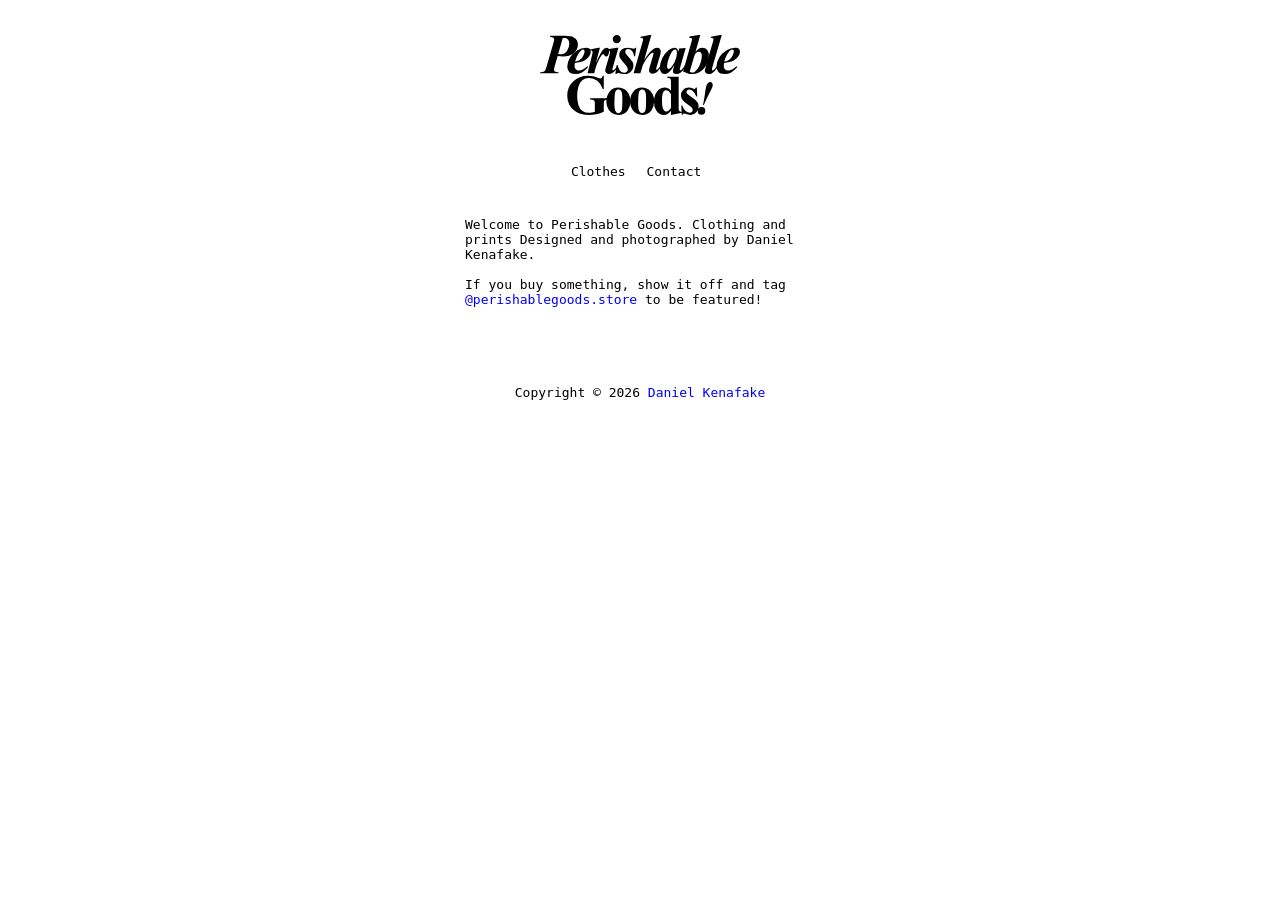
<file: index.html>
<!DOCTYPE html>
<html lang="en">
  <head>
    <script src="https://www.paypalobjects.com/ncp/cart/cart.js" data-merchant-id="Z7EK7ZADDLAPS"></script>
  <title>Perishable Goods</title>
    <meta charset="utf-8">
    <meta name="theme-color" content="#fff">
    <meta name="description" content="Perishable Goods store">
    <!-- fav/app icons -->
    <link rel="icon" type="image/png" href="img/PG-favicon-32px.png" sizes="32x32">
    <link rel="icon" type="image/png" href="img/PG-favicon-16px.png" sizes="16x16">
    <meta name="viewport" content="width=device-width, initial-scale=1.0">
    <meta name="viewport" content="width=device-width, user-scalable=no" />
    <!-- Stylesheets -->
    <link rel="stylesheet" type="text/css" href="style.css">
  </head>
  
  <body>
    <div class="header"></div>
    <div class="nav">
      <ul>
        <li><a href="index.html">Clothes</a></li>
        <!--<li><a href="prints.html">Prints</a></li>-->
        <!--<li><a href="gallery.html">Gallery</a></li>-->
        <li><a href="contact.html">Contact</a></li>
        <li><paypal-cart-button data-id="pp-view-cart"></paypal-cart-button>
<script>
  cartPaypal.Cart({ id: "pp-view-cart" })
</script></li>
      </ul>
    </div>

    <div class="main">
      <div class="section">
        <div class="text">
          <p>Welcome to Perishable Goods. Clothing and prints Designed and photographed by Daniel Kenafake.</p><br>
          <p>If you buy something, show it off and tag <a class="instalink" href="https://www.instagram.com/perishablegoods.store">@perishablegoods.store</a> to be featured!</p>
        </div>
      </div>
      
      <div class="section">
        <paypal-add-to-cart-button data-id="LHLCB8X8QCWSJ"></paypal-add-to-cart-button>
            <script>
              cartPaypal.AddToCart({ id: "LHLCB8X8QCWSJ" })
            </script>
        <!--<div class="image"><img class="prodimg" src="/img/PG_BugHat-Combined.jpg"></div>-->
        <!--<div class="text">-->
          <!--<h2>Bug Hat</h2>-->
          <!--<h3>Embroidered Vintage wash ASColour Hat</h3>-->
          <!--<p>Available in blue and black - limited quantities available!</p>-->
          <!--<a class="buybutton" target="_blank" href="https://www.paypal.com/ncp/payment/U5GZ4B7Q5ETHE">Buy me, $75</a>-->
        <!--</div>-->
      </div>
      
      <div class="section">
        <paypal-add-to-cart-button data-id="D93LTQERWZ8G4"></paypal-add-to-cart-button>
<script>
  cartPaypal.AddToCart({ id: "D93LTQERWZ8G4" })
</script>
        <!--<div class="image"><img class="prodimg" src="/img/PG_Spider.jpg"></div>-->
        <!--
        <div class="text">
          <h2>Spider</h2>
          <h3>Black Vintage wash cotton Tee</h3>
          <p>The Perishable Goods Spider Tee combines elements of heavily dithered photography and illustration.</p>
          <a class="buybutton" target="_blank" href="https://www.paypal.com/ncp/payment/48E3CBE98TP7U">Buy me, $80</a>
        </div>
        -->
      </div>

      <div class="section">
        <paypal-add-to-cart-button data-id="5GVDZVF5VCX7E"></paypal-add-to-cart-button>
<script>
  cartPaypal.AddToCart({ id: "5GVDZVF5VCX7E" })
</script>
        <!--
        <div class="image"><img class="prodimg" src="/img/PG_ToadHenge.jpg"></div>
        <div class="text">
          <h2>Toad Henge</h2>
          <h3>White Vintage wash cotton Tee</h3>
          <p>Historians beware! Not to be confused with the Stone Henge in England, the Toad Henge is located somewhere in Brisbane. You had to be there and because you weren't, you'll just have to buy this shirt instead.</p>
          <a class="buybutton" target="_blank" href="https://www.paypal.com/ncp/payment/TDC3ZULC95NEG">Buy me, $80</a>
        </div>
        -->
      </div>
      
      <div class="section">
        <paypal-add-to-cart-button data-id="8MHHEHCBMJY3C"></paypal-add-to-cart-button>
<script>
  cartPaypal.AddToCart({ id: "8MHHEHCBMJY3C" })
</script>
        <!--
        <div class="image"><img class="prodimg" src="/img/PG_HotDog.jpeg"></div>
        <div class="text">
          <h2>HotDog</h2>
          <h3>White Vintage wash cotton Tee</h3>
          <p>The Perishable Goods HotDog shirt is for all those times you just really need everyone to know you're hungry.</p>
          <a class="buybutton" target="_blank" href="https://www.paypal.com/ncp/payment/3JH7GDJQMTXXC">Buy me, $80</a>
        </div>
      </div>
      -->
    </div>

    <div class="footer">
      <p>Copyright &copy; 2026 <a href="https://danielkenafake.com">Daniel Kenafake</a></p>
    </div>
  </body>
</html>
</file>
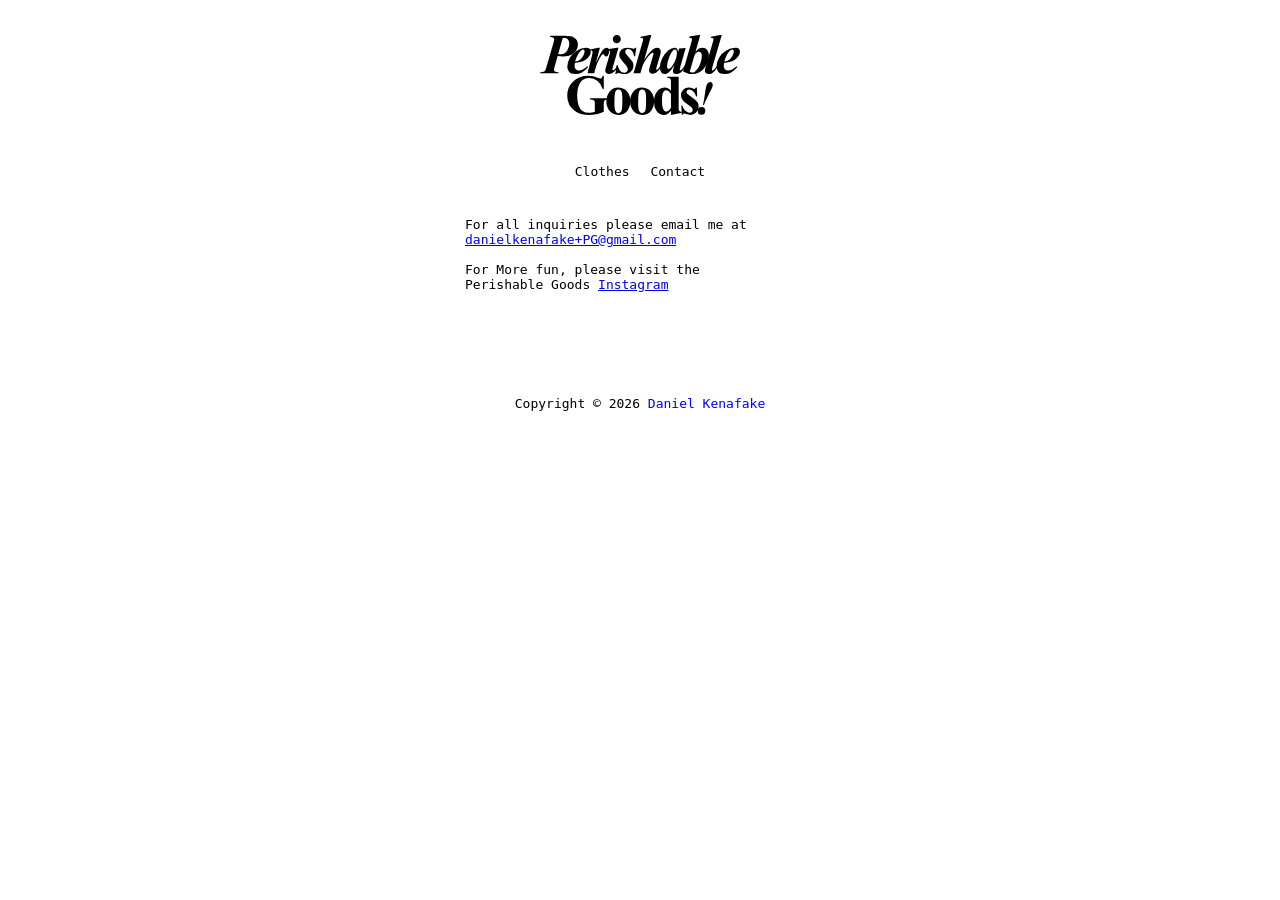
<file: contact.html>
<!DOCTYPE html>
<html lang="en">
  <head>
  <title>Contact - Perishable Goods</title>
    <meta charset="utf-8">
    <meta name="theme-color" content="#fff">
    <meta name="description" content="Perishable Goods store">
    <!-- fav/app icons -->
    <link rel="icon" type="image/png" href="img/PG-favicon-32px.png" sizes="32x32">
    <link rel="icon" type="image/png" href="img/PG-favicon-16px.png" sizes="16x16">
    <meta name="viewport" content="width=device-width, initial-scale=1.0">
    <meta name="viewport" content="width=device-width, user-scalable=no" />
    <!-- Stylesheets -->
    <link rel="stylesheet" type="text/css" href="style.css">
  </head>
  
  <body>
    <div class="header"></div>
    <div class="nav">
      <ul>
        <li><a href="index.html">Clothes</a></li>
        <!--<li><a href="prints.html">Prints</a></li>-->
        <!--<li><a href="gallery.html">Gallery</a></li>-->
        <li><a href="contact.html">Contact</a></li>
      </ul>
    </div>

    <div class="main">
      <div class="section">
        <div class="text">
          <p>For all inquiries please email me at <a href="mailto:danielkenafake+PG@gmail.com">danielkenafake+PG@gmail.com</a><br><br> For More fun, please visit the Perishable&nbsp;Goods <a target="_blank" href="https://instagram.com/perishablegoods.store">Instagram</a></p>
        </div>
      </div>
    </div>

    <div class="footer">
      <p>Copyright &copy; 2026 <a href="https://danielkenafake.com">Daniel Kenafake</a></p>
    </div>
  </body>
</html>
</file>
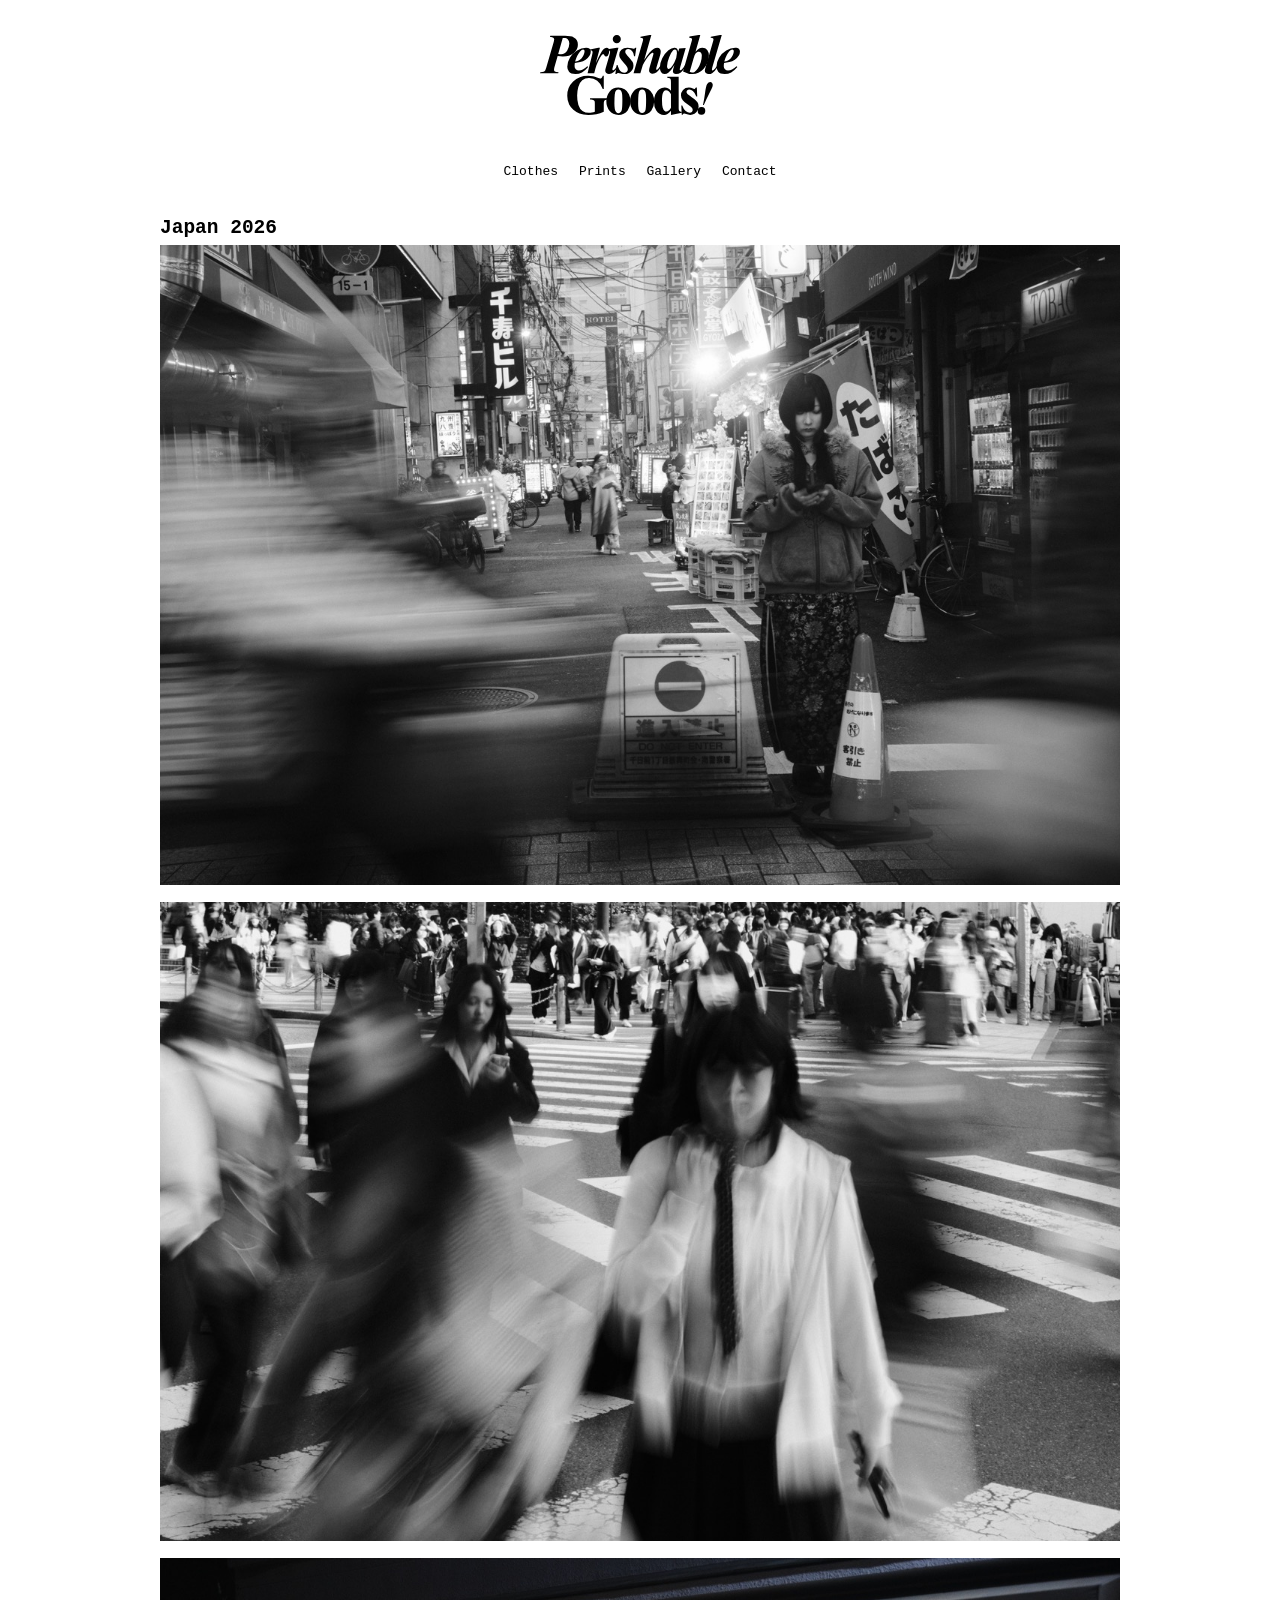
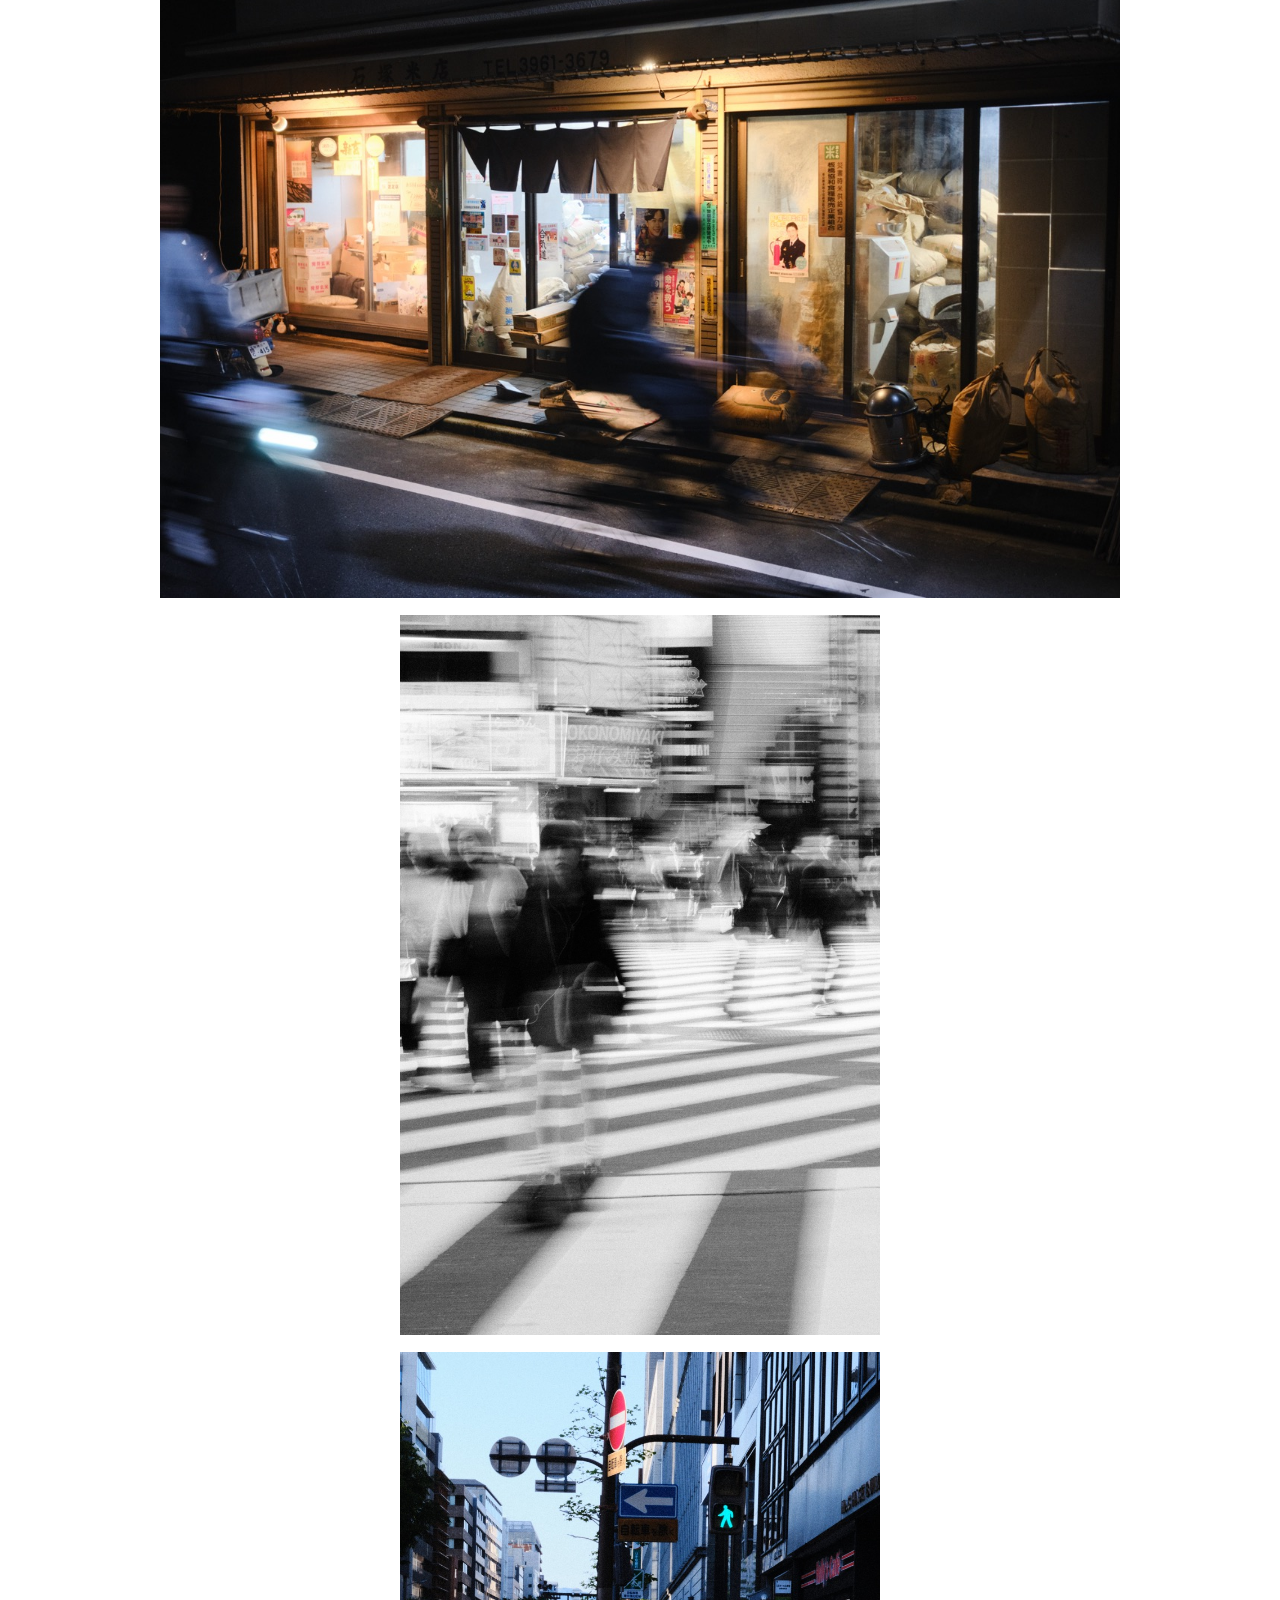
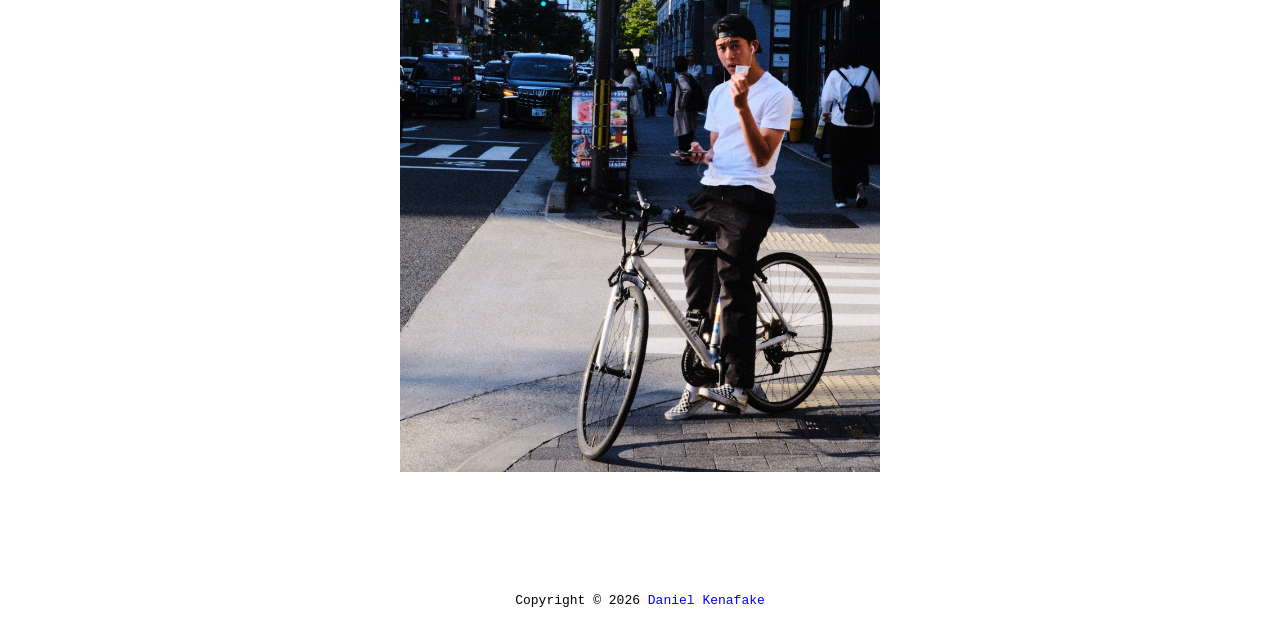
<file: gallery.html>
<!DOCTYPE html>
<html lang="en">
  <head>
  <title>Perishable Goods</title>
    <meta charset="utf-8">
    <meta name="theme-color" content="#fff">
    <meta name="description" content="Daniel Kenafake. 2D/3D animation and motion graphics.">
    <!-- fav/app icons -->
    <link rel="icon" type="image/png" href="http://danielkenafake.com/favicons/favicon-32x32.png" sizes="32x32">
    <link rel="icon" type="image/png" href="http://danielkenafake.com/favicons/favicon-16x16.png" sizes="16x16">
    <meta name="viewport" content="width=device-width, initial-scale=1.0">
    <meta name="viewport" content="width=device-width, user-scalable=no" />
    <!-- Stylesheets -->
    <link rel="stylesheet" type="text/css" href="style.css">
  </head>
  
  <body>
    <div class="header"></div>
    <div class="nav">
      <ul>
        <li><a href="index.html">Clothes</a></li>
        <li><a href="prints.html">Prints</a></li>
        <li><a href="gallery.html">Gallery</a></li>
        <li><a href="contact.html">Contact</a></li>
      </ul>
    </div>

    <div class="main">
      <div class="gal-section">
        <div class="gal-text">
          <h2>Japan 2026</h2>
        </div>
        <div class="gal-img-stack">
          <img class="gal-img" src="/img/IMG_2465.jpeg">
          <img class="gal-img" src="/img/IMG_1519.jpeg">
          <img class="gal-img" src="/img/IMG_1620.jpeg">
          <img class="gal-img" src="/img/IMG_1521.jpeg">
          <img class="gal-img" src="/img/IMG_2549.jpeg">
        </div>
      </div>
    </div>
    
    <div class="footer">
      <p>Copyright &copy; 2026 <a href="https://danielkenafake.com">Daniel Kenafake</a></p>
    </div>
  </body>
</html>
</file>
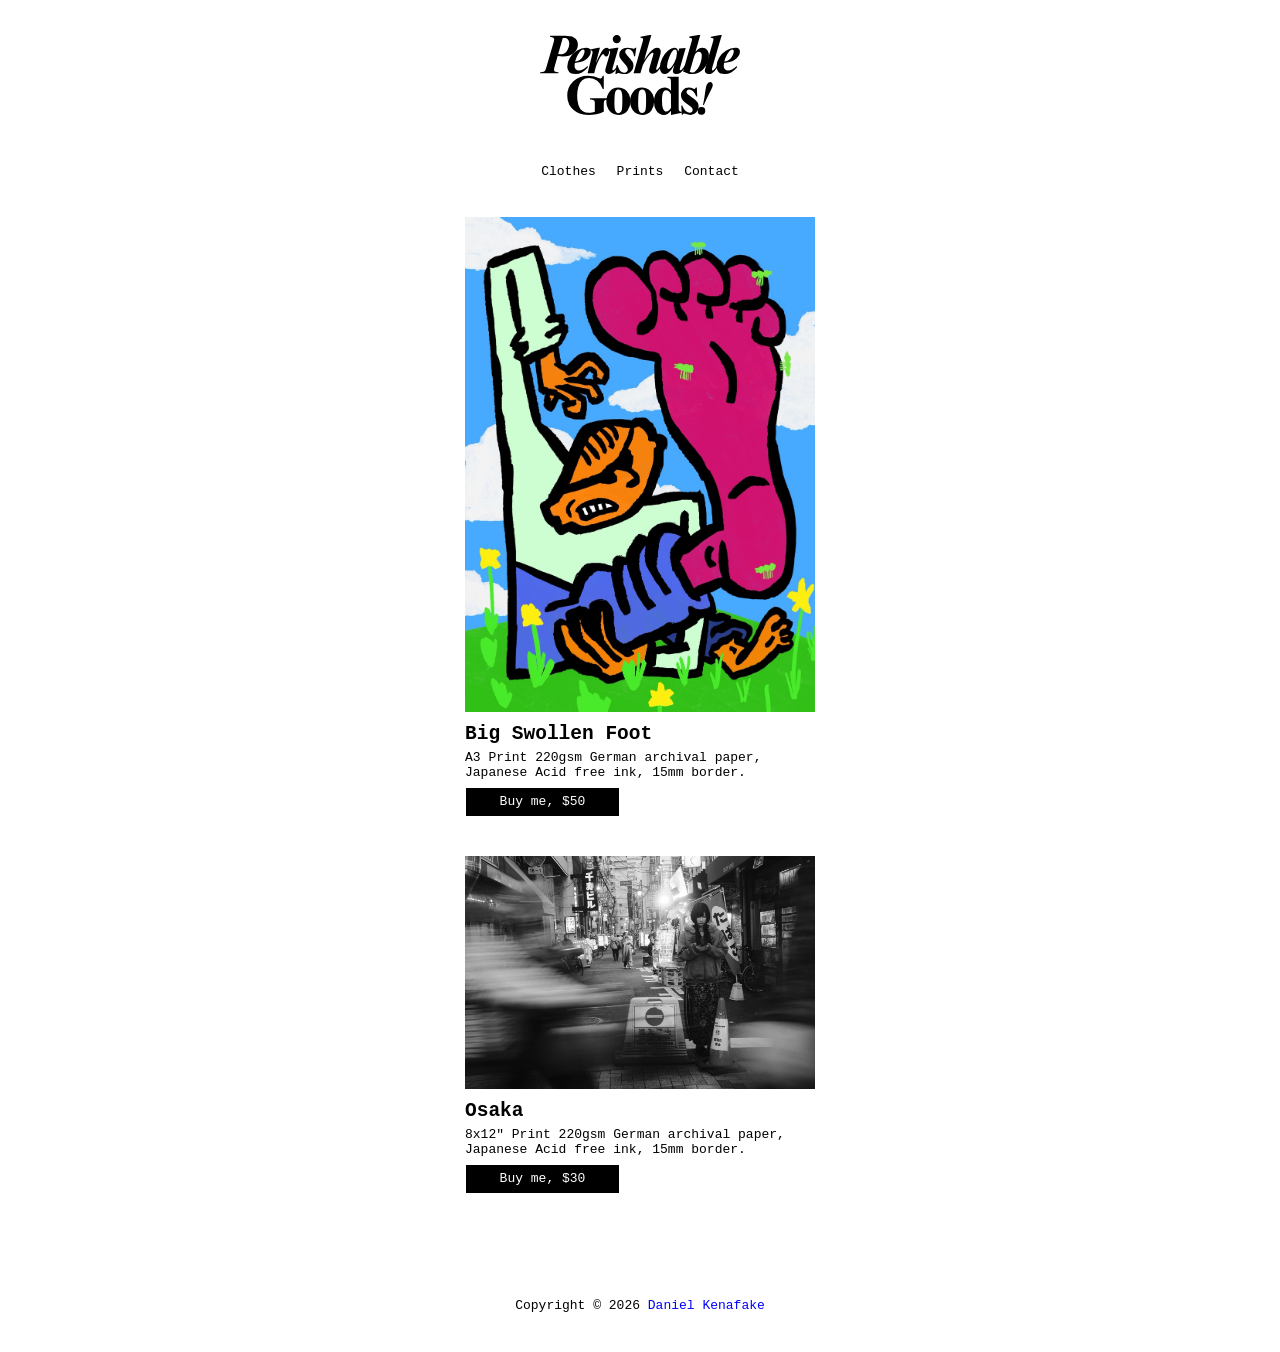
<file: prints.html>
<!DOCTYPE html>
<html lang="en">
  <head>
  <title>Perishable Goods</title>
    <meta charset="utf-8">
    <meta name="theme-color" content="#fff">
    <meta name="description" content="Daniel Kenafake. 2D/3D animation and motion graphics.">
    <!-- fav/app icons -->
    <link rel="icon" type="image/png" href="http://danielkenafake.com/favicons/favicon-32x32.png" sizes="32x32">
    <link rel="icon" type="image/png" href="http://danielkenafake.com/favicons/favicon-16x16.png" sizes="16x16">
    <meta name="viewport" content="width=device-width, initial-scale=1.0">
    <meta name="viewport" content="width=device-width, user-scalable=no" />
    <!-- Stylesheets -->
    <link rel="stylesheet" type="text/css" href="style.css">
  </head>
  
  <body>
    <div class="header"></div>
    <div class="nav">
      <ul>
        <li><a href="index.html">Clothes</a></li>
        <li><a href="prints.html">Prints</a></li>
        <!--<li><a href="gallery.html">Gallery</a></li>-->
        <li><a href="contact.html">Contact</a></li>
      </ul>
    </div>

    <div class="main">
      <div class="section">
        <div class="image"><img class="prodimg" src="/img/bigswollenfoot.jpeg">
        </div>
        <div class="text">
          <h2>Big Swollen Foot</h2>
          <p>A3 Print 220gsm German archival paper, Japanese Acid free ink, 15mm border.</p>
          <a class="buybutton">Buy me, $50</a>
        </div>
      </div>

      <div class="section">
        <div class="image"><img class="prodimg" src="/img/IMG_2465.jpeg"></div>
        <div class="text">
          <h2>Osaka</h2>
          <p>8x12" Print 220gsm German archival paper, Japanese Acid free ink, 15mm border.</p>
          <a class="buybutton">Buy me, $30</a>
        </div>
      </div>
    </div>

    <div class="footer">
      <p>Copyright &copy; 2026 <a href="https://danielkenafake.com">Daniel Kenafake</a></p>
    </div>
  </body>
</html>
</file>
<file: style.css>
html, body, div, span, applet, object, iframe,
h1, h2, h3, h4, h5, h6, p, blockquote, pre,
a, abbr, acronym, address, big, cite, code,
del, dfn, em, img, ins, kbd, q, s, samp,
small, strike, strong, sub, sup, tt, var,
b, u, i, center,
dl, dt, dd, ol, ul, li,
fieldset, form, label, legend,
table, caption, tbody, tfoot, thead, tr, th, td,
article, aside, canvas, details, embed,
figure, figcaption, footer, header, hgroup,
menu, nav, output, ruby, section, summary,
time, mark, audio, video {
	margin: 0;
	padding: 0;
	border: 0;
}

#animate {
	margin: 0 auto;
	width: 20px;
	overflow: visible;
	position: relative;
}

/* override browser default */
html,
body {
  margin: 0;
  padding: 0;
	font-family:monospace;
	font-size:1em;
	display: grid;
  grid-template-rows: auto 1fr auto;
	background-color:#fff;
}

.header{
	text-align:center;
	background-repeat: no-repeat;
	background-image: url("/img/Logo-PerishableGoods.svg");
	background-size: 200px;
	/* background-color:#E4E4E4; */
	background-position: center;
	height: 150px;
	animation: fadeIn 3s;
	-webkit-animation: fadeIn 3s;
	-moz-animation: fadeIn 3s;
	-o-animation: fadeIn 3s;
}

@keyframes fadeIn {
  0% { opacity: 0; }
  100% { opacity: 1; }
}
@-moz-keyframes fadeIn {
  0% { opacity: 0; }
  100% { opacity: 1; }
}
@-webkit-keyframes fadeIn {
  0% { opacity: 0; }
  100% { opacity: 1; }
}
@-o-keyframes fadeIn {
  0% { opacity: 0; }
  100% { opacity: 1; }
}
@-ms-keyframes fadeIn {
  0% { opacity: 0; }
  100% { opacity: 1; }
}

.nav {
	padding:1em 1em 3em 1em;
	text-align: center;
}

.nav ul > li {
	display:inline-block;
}

.nav a{
	padding:0.5em;
	text-decoration: none;
	color:black;
}

.nav a:hover{ 
	background-color:black;
	color:white;
	padding:0.5em;
}

h2 {
	margin-bottom: 0.3em;
}

h3 {
	margin-bottom: 0.3em;
}

.main {
	width:100%;
	/* background-color: red; */
	margin-bottom:2em;
}

.section {
	margin-left:auto;
	margin-right:auto;
	margin-bottom:3em;
	width:350px;
	/* background-color:green; */
}

.instalink {
	text-decoration:none;
	color:blue;
}

.gal-section {
	margin-left:auto;
	margin-right:auto;
	margin-bottom:3em;
	max-width:960px;
	/* background-color:green; */
}

.gal-img-stack {
	text-align: center;
}

.instalink {
	text-decoration:none;
	color:blue;
}

.instalink:hover {
	text-decoration: underline;
	color:red;
}

.text {
	max-width:350px;
	/* background-color:blue; */
}

.buybutton {
	background-color:black;
	color:white;
	padding:0.5em;
	display:block;
	width:40%;
	text-align: center;
	margin-top:0.5em;
	border:1px solid white;
	text-decoration: none;
}

.buybutton:hover {
	background-color:white;
	color:black;
	border:1px solid black;
}

.image {
	max-width: 350px;
	margin-bottom:0.5em;
	/* background-color:green; */
}

.prodimg {
	width:100%;
}

.gal-img {
	max-width:100%;
	max-height:720px;
	margin-bottom:1em;
}

.footer {
	text-align: center;
	padding:3em;
}

.footer a {
	color:blue;
	text-decoration: none;
}

.footer a:hover {
	color:red;
	text-decoration:underline;
}

paypal-add-to-cart-button p {
	margin-bottom:1em;
}


@media only screen and (max-width: 565px) {
	.header{
		background-size: 250px;
		margin-bottom: 0;
	}
	
	.image {
		width:90%;
		margin-left:auto;
		margin-right:auto;
		display:block;
		text-align: center;
	}
	
	.text{
		/* background-color:grey; */
		width:90%;
		margin-left:auto;
		margin-right:auto;
		display:block;
	}

}
</file>
